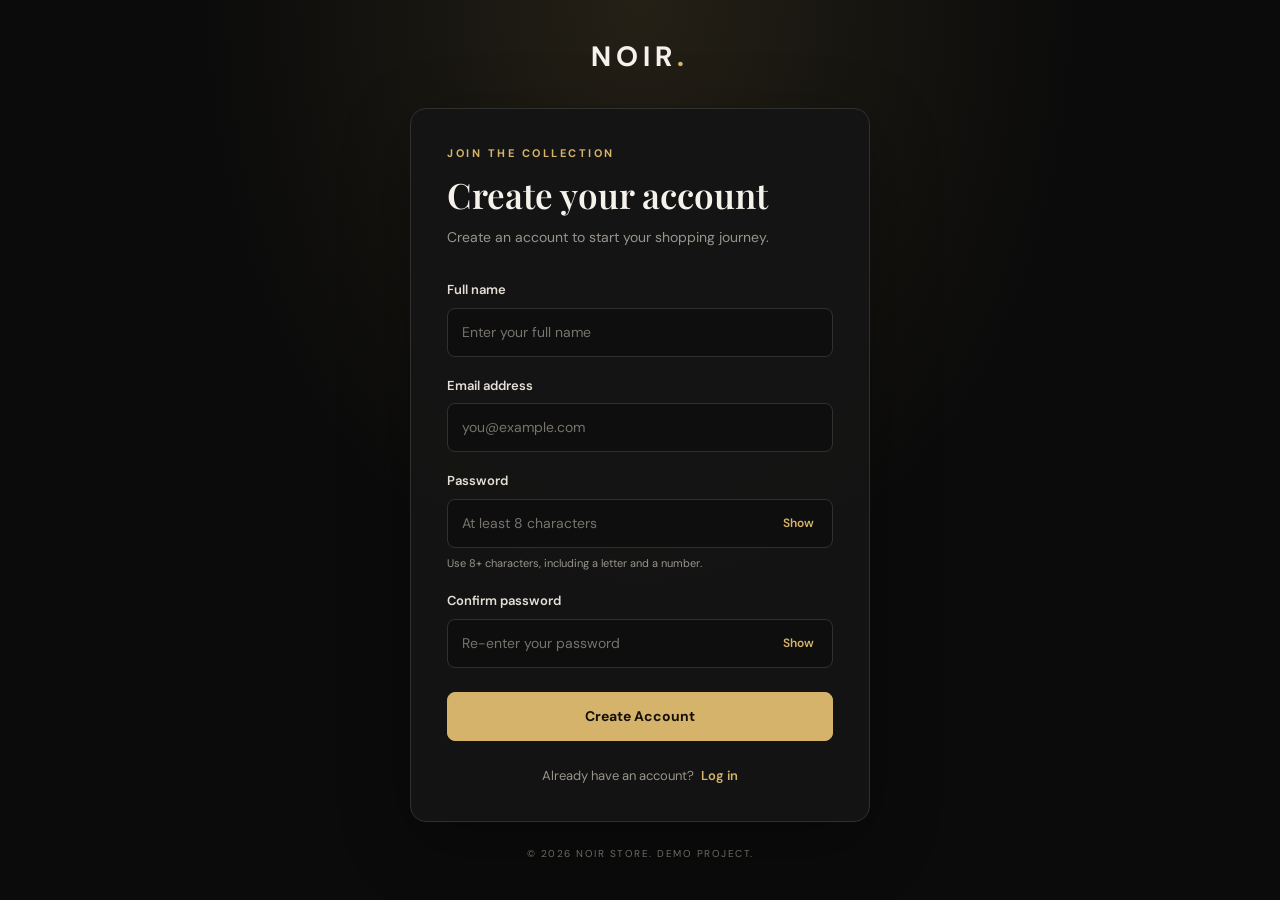
<file: index.html>
<!DOCTYPE html>
<html lang="en">
<head>
  <meta charset="UTF-8">
  <meta name="viewport" content="width=device-width, initial-scale=1.0">
  <title>NOIR | Premium Store</title>

  <link href="https://cdn.jsdelivr.net/npm/bootstrap@5.3.8/dist/css/bootstrap.min.css" rel="stylesheet">
  <link rel="stylesheet" href="css/style.css">
</head>
<body>

  <nav class="store-nav">
    <div class="container d-flex justify-content-between align-items-center">
      <a href="index.html" class="brand mb-0">NOIR<span>.</span></a>

      <div class="d-flex align-items-center gap-3">
        <span id="welcomeText" class="muted mb-0"></span>
        <button id="logoutBtn" class="btn btn-outline-warning btn-sm">
          Logout
        </button>
      </div>
    </div>
  </nav>

  <main class="container store-content">
    <section class="store-hero">
      <div class="eyebrow">THE NEW COLLECTION</div>
      <h1>Style that speaks.</h1>
      <p class="mt-3 mb-4">
        Discover a refined collection made for your everyday style.
      </p>
      <button class="btn btn-gold px-4" id="shopBtn">
        Explore Collection
      </button>
    </section>

    <section class="text-center mt-5">
      <h2 class="h4">Welcome to your store</h2>
      <p class="muted mb-0">
        Your authentication system is working. Product listings come next.
      </p>
    </section>
  </main>

  <script>
    const SESSION_KEY = "noir_current_user";

    let currentUser = null;

    try {
      currentUser = JSON.parse(localStorage.getItem(SESSION_KEY));
    } catch {
      currentUser = null;
    }

    if (!currentUser || !currentUser.id || !currentUser.email) {
      window.location.replace("pages/singup.html");
    } else {
      document.getElementById("welcomeText").textContent =
        "Hi, " + currentUser.name;
    }

    document.getElementById("logoutBtn").addEventListener("click", () => {
      localStorage.removeItem(SESSION_KEY);
      window.location.replace("pages/login.html");
    });

    document.getElementById("shopBtn").addEventListener("click", () => {
      alert("Product collection will be added in the next step!");
    });
  </script>

</body>
</html>
</file>
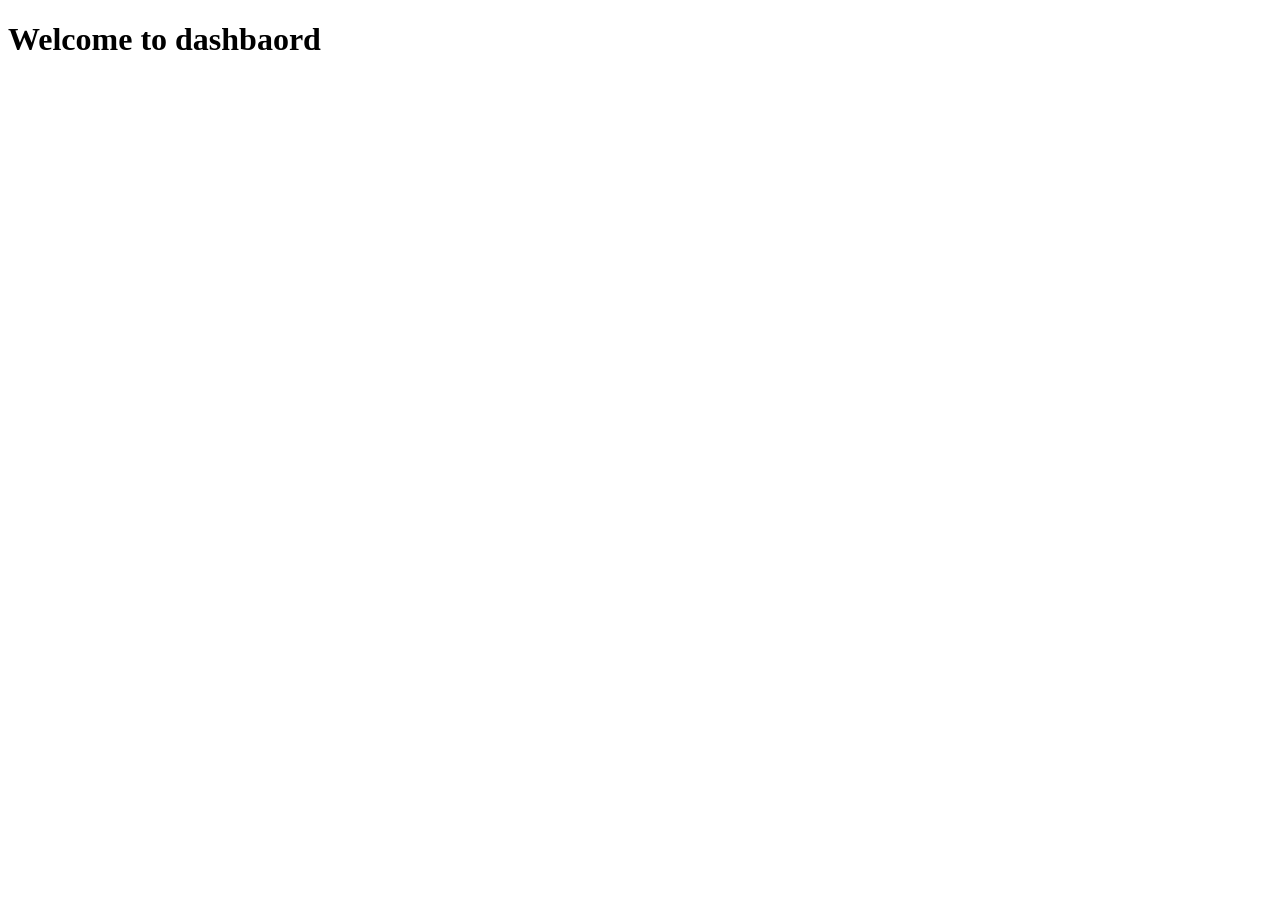
<file: pages/dashboard.html>
<!DOCTYPE html>
<html lang="en">
<head>
    <meta charset="UTF-8">
    <meta name="viewport" content="width=device-width, initial-scale=1.0">
    <title>Document</title>
</head>
<body>
    <h1>Welcome to  dashbaord</h1>
</body>
</html>
</file>
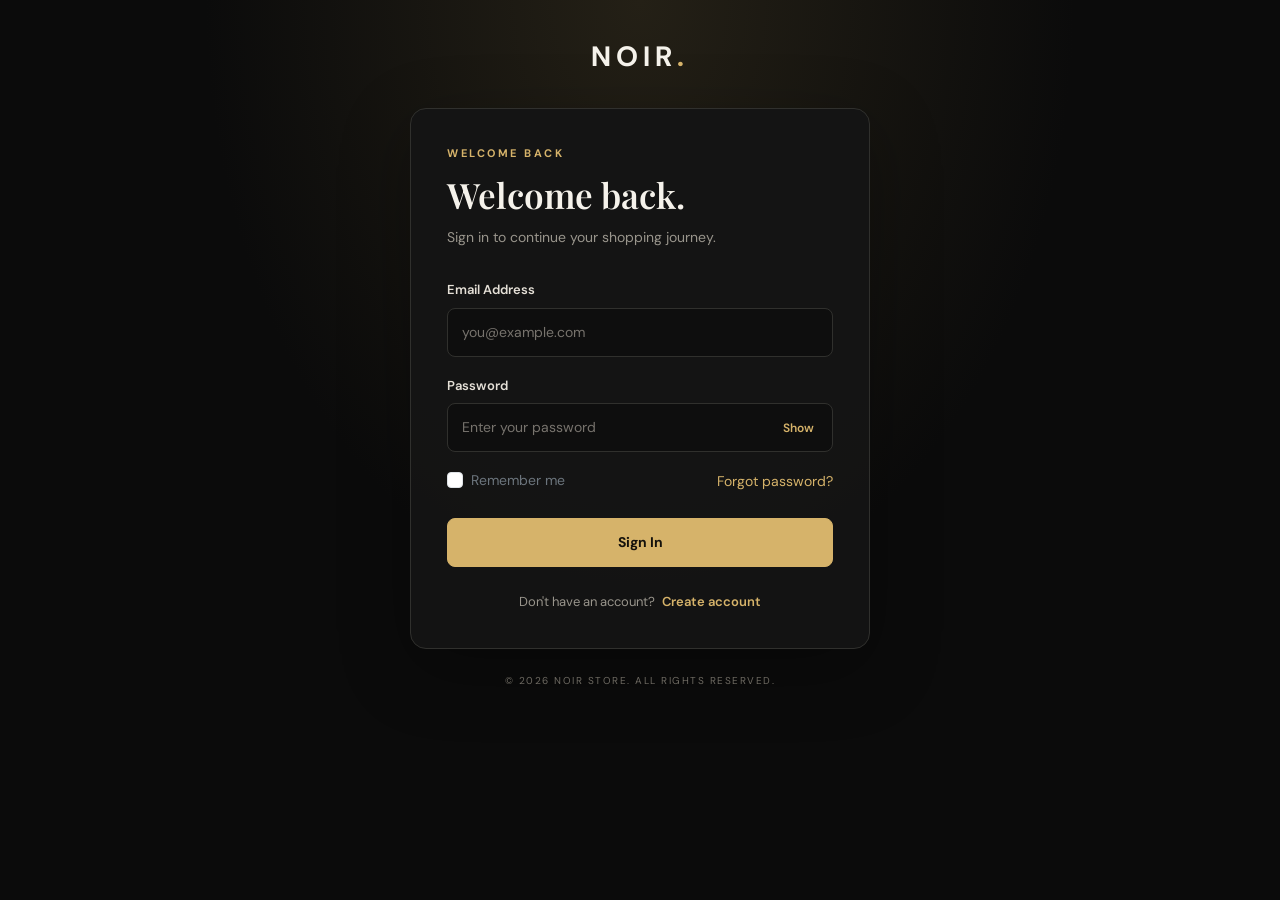
<file: pages/login.html>
<!DOCTYPE html>
<html lang="en">
<head>
    <meta charset="UTF-8">
    <meta name="viewport" content="width=device-width, initial-scale=1.0">

    <title>Login | NOIR Store</title>

    <!-- Bootstrap CSS -->
    <link href="https://cdn.jsdelivr.net/npm/bootstrap@5.3.8/dist/css/bootstrap.min.css"
          rel="stylesheet">

    <!-- Custom CSS -->
    <link rel="stylesheet" href="../css/style.css">
</head>

<body class="auth-page">

    <main class="auth-wrapper">

        <a href="../index.html" class="brand">
            NOIR<span>.</span>
        </a>

        <section class="auth-card">

            <div class="eyebrow">WELCOME BACK</div>

            <h1>Welcome back.</h1>

            <p class="muted">
                Sign in to continue your shopping journey.
            </p>

            <!-- Message -->
            <div id="message"
                 class="alert d-none"
                 role="alert">
            </div>

            <!-- Login Form -->
            <form id="loginForm" novalidate>

                <div class="mb-3">
                    <label for="email" class="form-label">
                        Email Address
                    </label>

                    <input
                        type="email"
                        id="email"
                        class="form-control"
                        placeholder="you@example.com"
                        autocomplete="email"
                        required
                    >
                </div>

                <div class="mb-3">

                    <label for="password" class="form-label">
                        Password
                    </label>

                    <div class="password-wrap">

                        <input
                            type="password"
                            id="password"
                            class="form-control"
                            placeholder="Enter your password"
                            autocomplete="current-password"
                            required
                        >

                        <button
                            type="button"
                            id="togglePassword"
                            class="toggle-password"
                        >
                            Show
                        </button>

                    </div>
                </div>

                <div class="d-flex justify-content-between
                            align-items-center mb-4">

                    <div class="form-check">
                        <input
                            type="checkbox"
                            id="rememberMe"
                            class="form-check-input"
                        >

                        <label for="rememberMe"
                               class="form-check-label small text-secondary">
                            Remember me
                        </label>
                    </div>

                    <a href="#" id="forgotPassword" class="small">
                        Forgot password?
                    </a>

                </div>

                <button
                    type="submit"
                    id="loginBtn"
                    class="btn btn-gold w-100"
                >
                    Sign In
                </button>

            </form>

            <p class="auth-footer">
                Don't have an account?
                <a href="signup.html">Create account</a>
            </p>

        </section>

        <p class="copyright">
            © 2026 NOIR STORE. ALL RIGHTS RESERVED.
        </p>

    </main>

    <script src="../js/login.js"></script>

</body>
</html>
</file>
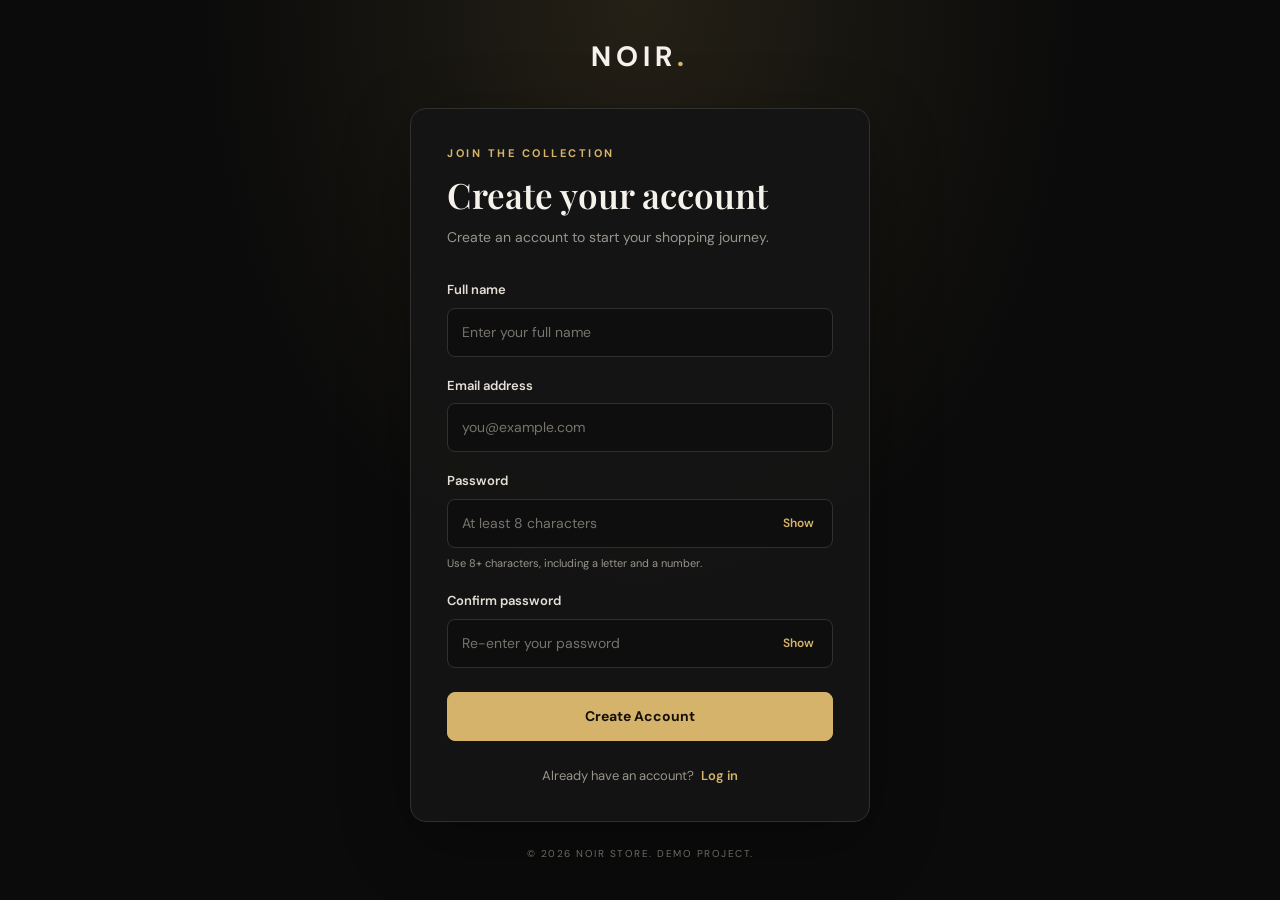
<file: pages/singup.html>
<!DOCTYPE html>
<html lang="en">
<head>
  <meta charset="UTF-8">
  <meta name="viewport" content="width=device-width, initial-scale=1.0">
  <title>Create Account | Noir Store</title>

  <link href="https://cdn.jsdelivr.net/npm/bootstrap@5.3.8/dist/css/bootstrap.min.css" rel="stylesheet">
  <link rel="stylesheet" href="../css/style.css">
</head>
<body class="auth-page">

  <main class="auth-wrapper">
    <a href="../index.html" class="brand">NOIR<span>.</span></a>

    <section class="auth-card">
      <div class="eyebrow">JOIN THE COLLECTION</div>
      <h1>Create your account</h1>
      <p class="muted">Create an account to start your shopping journey.</p>

      <div id="message" class="alert d-none" role="alert"></div>

      <form id="signupForm" novalidate>
        <div class="mb-3">
          <label for="name" class="form-label">Full name</label>
          <input type="text" id="name" class="form-control"
                 placeholder="Enter your full name" autocomplete="name" required>
        </div>

        <div class="mb-3">
          <label for="email" class="form-label">Email address</label>
          <input type="email" id="email" class="form-control"
                 placeholder="you@example.com" autocomplete="email" required>
        </div>

        <div class="mb-3">
          <label for="password" class="form-label">Password</label>
          <div class="password-wrap">
            <input type="password" id="password" class="form-control"
                   placeholder="At least 8 characters"
                   autocomplete="new-password" required>
            <button type="button" class="toggle-password"
                    data-target="password">Show</button>
          </div>
          <div class="password-hint">Use 8+ characters, including a letter and a number.</div>
        </div>

        <div class="mb-4">
          <label for="confirmPassword" class="form-label">Confirm password</label>
          <div class="password-wrap">
            <input type="password" id="confirmPassword" class="form-control"
                   placeholder="Re-enter your password"
                   autocomplete="new-password" required>
            <button type="button" class="toggle-password"
                    data-target="confirmPassword">Show</button>
          </div>
        </div>

        <button type="submit" class="btn btn-gold w-100">Create Account</button>
      </form>

      <p class="auth-footer">
        Already have an account?
        <a href="login.html">Log in</a>
      </p>
    </section>

    <p class="copyright">© 2026 NOIR STORE. DEMO PROJECT.</p>
  </main>

  <script src="../js/auth.js"></script>
</body>
</html>
</file>
<file: css/style.css>
@import url('https://fonts.googleapis.com/css2?family=DM+Sans:wght@400;500;600;700&family=Playfair+Display:wght@500;600;700&display=swap');

:root {
  --bg: #0b0b0b;
  --surface: #141414;
  --gold: #d6b36a;
  --gold-hover: #e8c982;
  --text: #f5f2eb;
  --muted: #99958c;
  --border: #30302d;
}

* {
  box-sizing: border-box;
}

body {
  margin: 0;
  font-family: 'DM Sans', sans-serif;
  background: var(--bg);
  color: var(--text);
}

a {
  color: var(--gold);
  text-decoration: none;
}

a:hover {
  color: var(--gold-hover);
}

.auth-page {
  min-height: 100vh;
  background:
    radial-gradient(ellipse at top, #242016 0%, transparent 48%),
    var(--bg);
}

.auth-wrapper {
  width: 100%;
  max-width: 500px;
  margin: 0 auto;
  padding: 36px 20px 22px;
}

.brand {
  display: block;
  width: fit-content;
  margin: 0 auto 30px;
  color: var(--text);
  font-size: 28px;
  font-weight: 700;
  letter-spacing: 5px;
}

.brand span {
  color: var(--gold);
}

.auth-card {
  padding: 36px;
  border: 1px solid var(--border);
  border-radius: 16px;
  background: rgba(20, 20, 20, 0.96);
  box-shadow: 0 20px 70px rgba(0, 0, 0, 0.3);
}

.eyebrow {
  margin-bottom: 12px;
  color: var(--gold);
  font-size: 11px;
  font-weight: 700;
  letter-spacing: 2.5px;
}

.auth-card h1 {
  margin-bottom: 10px;
  font-family: 'Playfair Display', serif;
  font-size: clamp(28px, 5vw, 35px);
  font-weight: 600;
}

.muted {
  margin-bottom: 28px;
  color: var(--muted);
  font-size: 14px;
  line-height: 1.7;
}

.form-label {
  margin-bottom: 8px;
  color: #e5e0d7;
  font-size: 13px;
  font-weight: 600;
}

.form-control {
  min-height: 49px;
  padding: 12px 14px;
  border: 1px solid var(--border);
  border-radius: 8px;
  background-color: #0e0e0e;
  color: var(--text);
  font-size: 14px;
}

.form-control::placeholder {
  color: #77736d;
}

.form-control:focus {
  border-color: var(--gold);
  background-color: #0e0e0e;
  color: var(--text);
  box-shadow: 0 0 0 3px rgba(214, 179, 106, 0.12);
}

.form-control.is-invalid {
  border-color: #dc6464;
}

.password-wrap {
  position: relative;
}

.password-wrap .form-control {
  padding-right: 65px;
}

.toggle-password {
  position: absolute;
  top: 50%;
  right: 13px;
  transform: translateY(-50%);
  border: 0;
  background: transparent;
  color: var(--gold);
  font-size: 12px;
  font-weight: 600;
}

.password-hint {
  margin-top: 7px;
  color: var(--muted);
  font-size: 11px;
  line-height: 1.6;
}

.btn-gold {
  min-height: 49px;
  border: 1px solid var(--gold);
  border-radius: 8px;
  background: var(--gold);
  color: #14110b;
  font-size: 14px;
  font-weight: 700;
  transition: 0.2s ease;
}

.btn-gold:hover {
  border-color: var(--gold-hover);
  background: var(--gold-hover);
  color: #14110b;
  transform: translateY(-1px);
}

.auth-footer {
  margin: 25px 0 0;
  color: var(--muted);
  font-size: 13px;
  text-align: center;
}

.auth-footer a {
  margin-left: 4px;
  font-weight: 600;
}

.copyright {
  margin: 24px 0 0;
  color: #6e6a62;
  font-size: 10px;
  letter-spacing: 1.5px;
  text-align: center;
}

.alert {
  border-radius: 8px;
  font-size: 13px;
}

.alert-success {
  border-color: #28583a;
  background: #14291b;
  color: #a9e6b8;
}

.alert-danger {
  border-color: #6a3030;
  background: #2c1717;
  color: #ffb8b8;
}

.store-nav {
  padding: 18px 0;
  border-bottom: 1px solid var(--border);
}

.store-content {
  padding-top: 70px;
  padding-bottom: 70px;
}

.store-hero {
  padding: 65px 25px;
  border: 1px solid var(--border);
  border-radius: 16px;
  background: linear-gradient(135deg, #211d14, #111111 65%);
  text-align: center;
}

.store-hero h1 {
  font-family: 'Playfair Display', serif;
  font-size: clamp(36px, 6vw, 60px);
}

.store-hero p {
  color: var(--muted);
}

@media (max-width: 480px) {
  .auth-wrapper {
    padding: 24px 14px;
  }

  .auth-card {
    padding: 25px 20px;
  }

  .brand {
    margin-bottom: 23px;
  }
}
</file>
